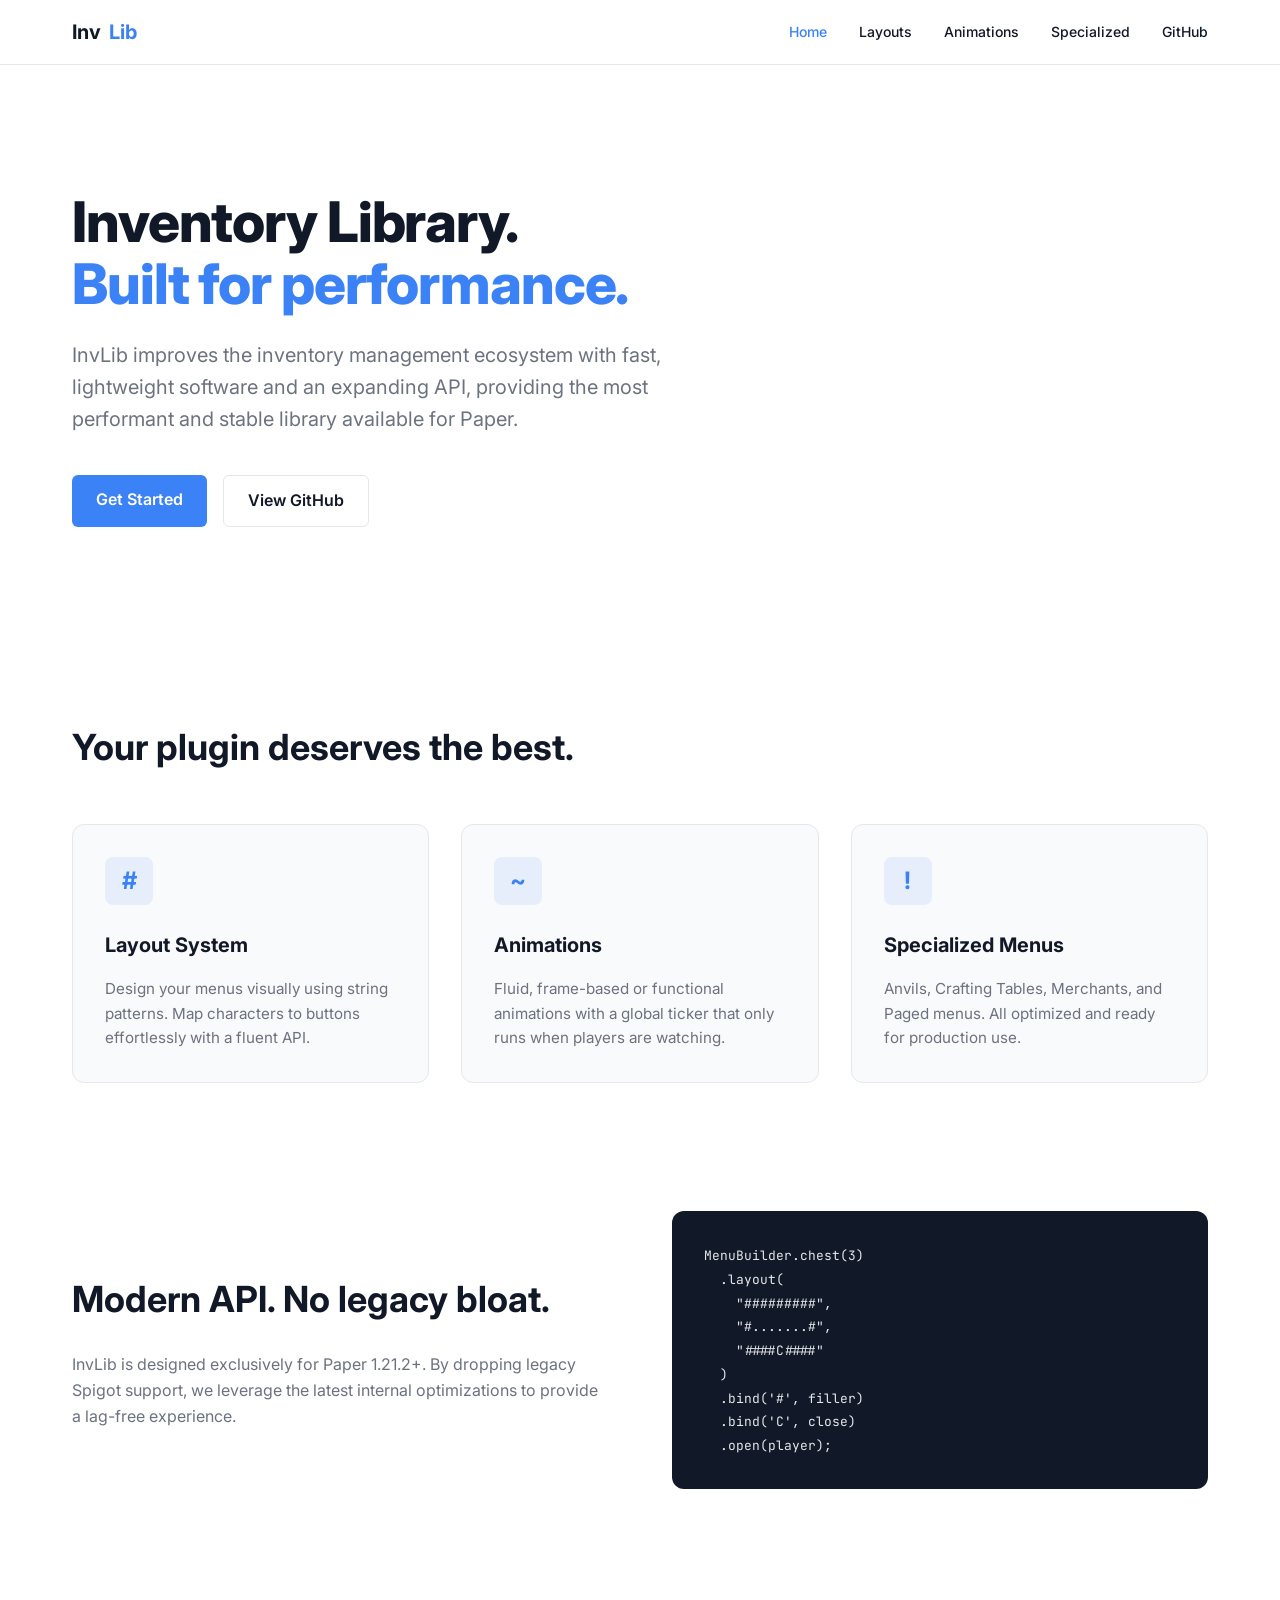
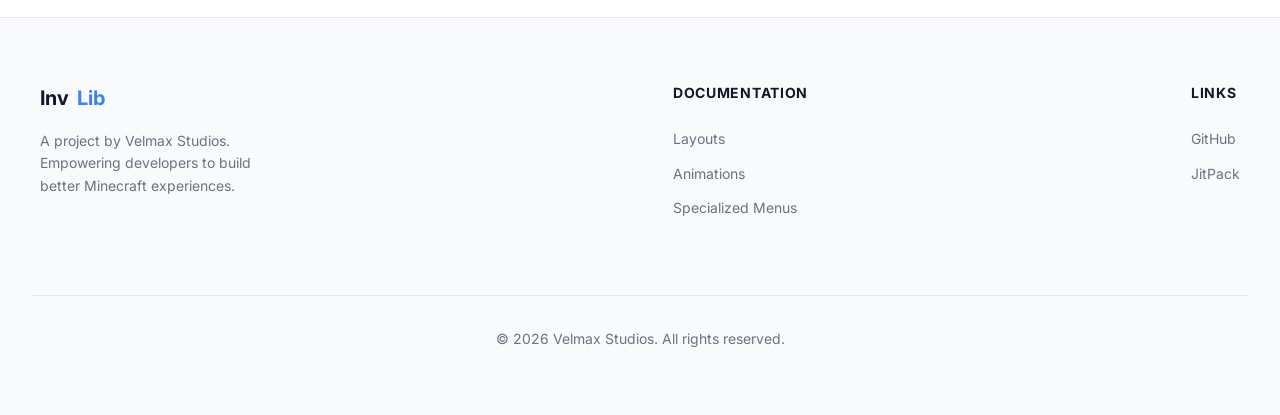
<file: wiki/index.html>
<!DOCTYPE html>
<html lang="en">
<head>
    <meta charset="UTF-8">
    <meta name="viewport" content="width=device-width, initial-scale=1.0">
    <title>InvLib | Inventory Library for Paper</title>
    <meta name="description" content="A lightweight, high-performance inventory management library for Paper 1.21.2+">
    <link href="https://fonts.googleapis.com/css2?family=Inter:wght@400;500;600;700;800&family=JetBrains+Mono&display=swap" rel="stylesheet">
    <link rel="stylesheet" href="style.css">
</head>
<body>
    <nav>
        <div class="nav-container">
            <a href="index.html" class="logo">Inv<span>Lib</span></a>
            <div class="nav-links">
                <a href="index.html" class="active">Home</a>
                <a href="layouts.html">Layouts</a>
                <a href="animations.html">Animations</a>
                <a href="special.html">Specialized</a>
                <a href="https://github.com/Velmax-Studios/InvLib" target="_blank">GitHub</a>
            </div>
        </div>
    </nav>

    <main>
        <header class="hero">
            <h1>Inventory Library. <br><span>Built for performance.</span></h1>
            <p>InvLib improves the inventory management ecosystem with fast, lightweight software and an expanding API, providing the most performant and stable library available for Paper.</p>
            <div style="display: flex; gap: 1rem;">
                <a href="layouts.html" class="btn btn-primary">Get Started</a>
                <a href="https://github.com/Velmax-Studios/InvLib" class="btn btn-outline">View GitHub</a>
            </div>
        </header>

        <section id="features">
            <h2 style="font-size: 2.25rem; margin-bottom: 3rem;">Your plugin deserves the <span>best.</span></h2>
            <div class="grid">
                <a href="layouts.html" class="card">
                    <div class="card-icon">#</div>
                    <h3>Layout System</h3>
                    <p>Design your menus visually using string patterns. Map characters to buttons effortlessly with a fluent API.</p>
                </a>
                <a href="animations.html" class="card">
                    <div class="card-icon">~</div>
                    <h3>Animations</h3>
                    <p>Fluid, frame-based or functional animations with a global ticker that only runs when players are watching.</p>
                </a>
                <a href="special.html" class="card">
                    <div class="card-icon">!</div>
                    <h3>Specialized Menus</h3>
                    <p>Anvils, Crafting Tables, Merchants, and Paged menus. All optimized and ready for production use.</p>
                </a>
            </div>
        </section>

        <section id="why">
            <div class="grid" style="grid-template-columns: 1fr 1fr; align-items: center; gap: 4rem;">
                <div>
                    <h2 style="font-size: 2.25rem;">Modern API. No legacy bloat.</h2>
                    <p style="color: var(--muted); margin-top: 1.5rem;">InvLib is designed exclusively for Paper 1.21.2+. By dropping legacy Spigot support, we leverage the latest internal optimizations to provide a lag-free experience.</p>
                </div>
                <div class="card" style="background: var(--code-bg); color: var(--code-fg); border: none;">
                    <pre style="border: none; margin: 0; padding: 0;"><code>MenuBuilder.chest(3)
  .layout(
    "#########",
    "#.......#",
    "####C####"
  )
  .bind('#', filler)
  .bind('C', close)
  .open(player);</code></pre>
                </div>
            </div>
        </section>
    </main>

    <footer>
        <div class="footer-container">
            <div class="footer-section">
                <div class="logo" style="margin-bottom: 1rem;">Inv<span>Lib</span></div>
                <p style="font-size: 0.875rem; color: var(--muted); max-width: 250px;">A project by Velmax Studios. Empowering developers to build better Minecraft experiences.</p>
            </div>
            <div class="footer-section">
                <h4>Documentation</h4>
                <ul>
                    <li><a href="layouts.html">Layouts</a></li>
                    <li><a href="animations.html">Animations</a></li>
                    <li><a href="special.html">Specialized Menus</a></li>
                </ul>
            </div>
            <div class="footer-section">
                <h4>Links</h4>
                <ul>
                    <li><a href="https://github.com/Velmax-Studios/InvLib">GitHub</a></li>
                    <li><a href="https://jitpack.io/#Velmax-Studios/InvLib">JitPack</a></li>
                </ul>
            </div>
        </div>
        <div class="copyright">
            &copy; 2026 Velmax Studios. All rights reserved.
        </div>
    </footer>
</body>
</html>
</file>
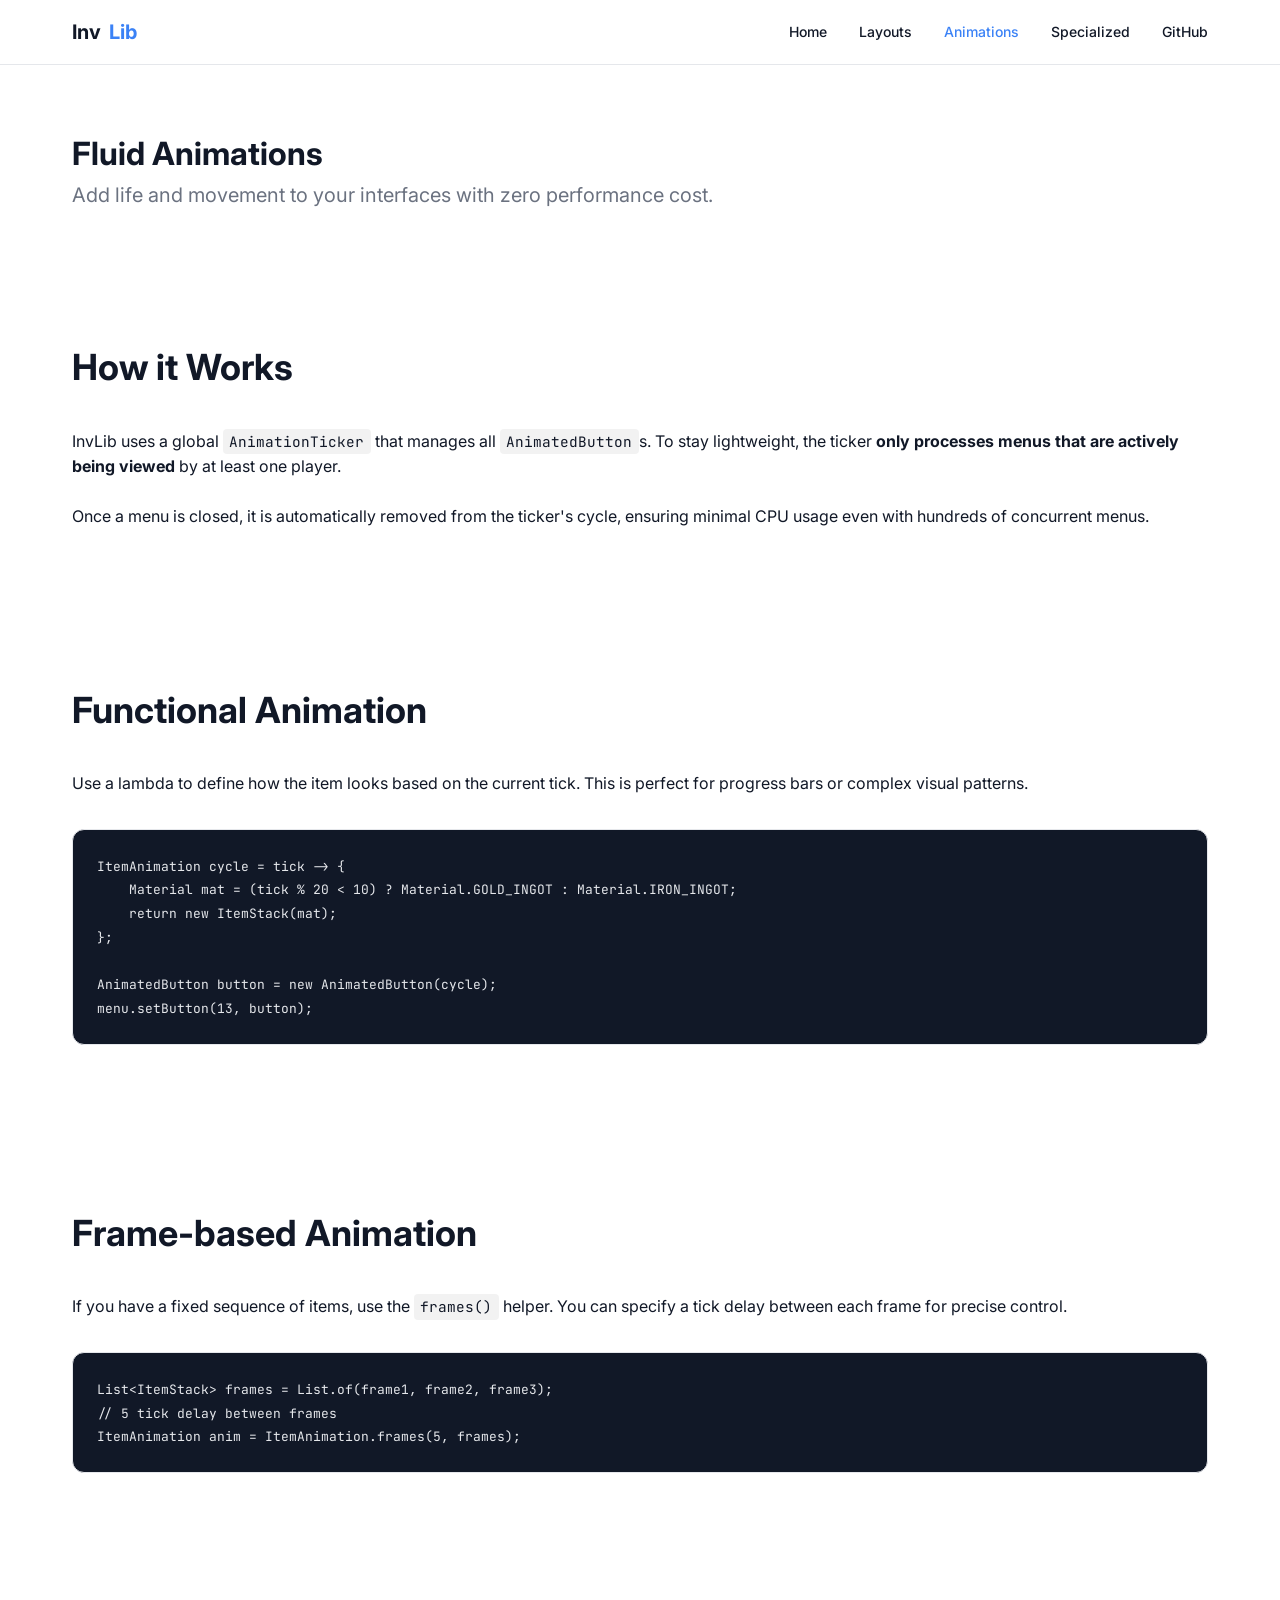
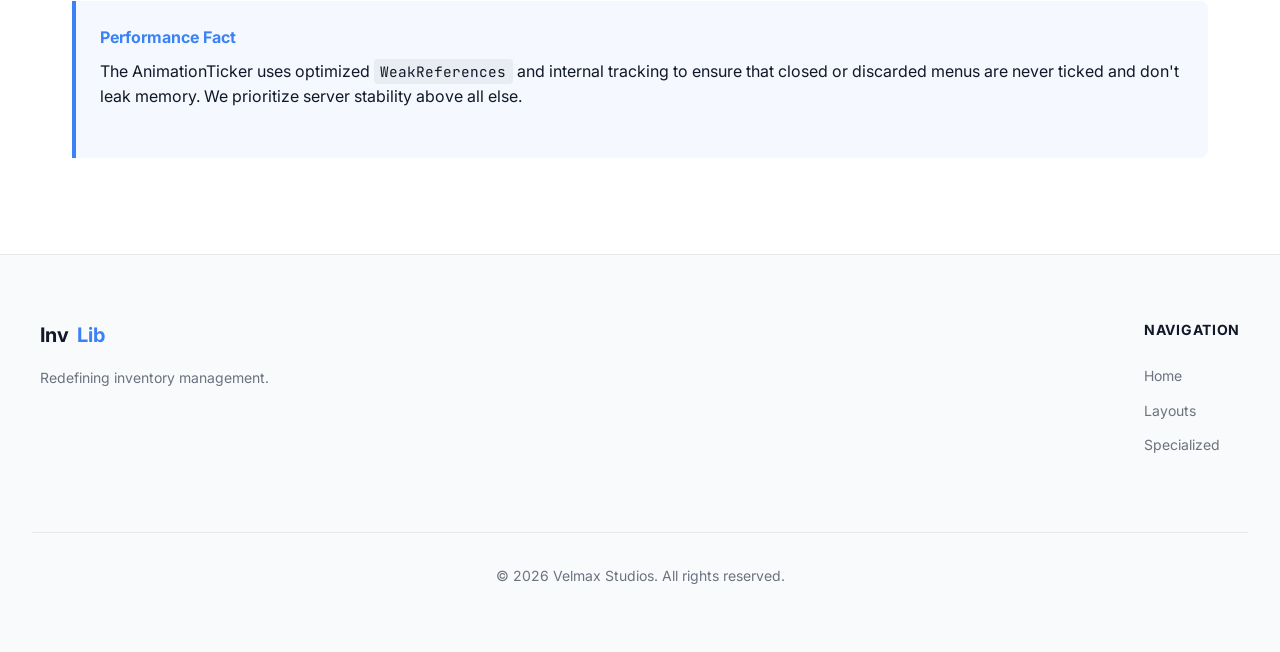
<file: wiki/animations.html>
<!DOCTYPE html>
<html lang="en">
<head>
    <meta charset="UTF-8">
    <meta name="viewport" content="width=device-width, initial-scale=1.0">
    <title>Animations | InvLib Wiki</title>
    <link href="https://fonts.googleapis.com/css2?family=Inter:wght@400;500;600;700;800&family=JetBrains+Mono&display=swap" rel="stylesheet">
    <link rel="stylesheet" href="style.css">
</head>
<body>
    <nav>
        <div class="nav-container">
            <a href="index.html" class="logo">Inv<span>Lib</span></a>
            <div class="nav-links">
                <a href="index.html">Home</a>
                <a href="layouts.html">Layouts</a>
                <a href="animations.html" class="active">Animations</a>
                <a href="special.html">Specialized</a>
                <a href="https://github.com/Velmax-Studios/InvLib" target="_blank">GitHub</a>
            </div>
        </div>
    </nav>

    <main class="prose">
        <header style="margin-bottom: 4rem;">
            <h1>Fluid Animations</h1>
            <p style="font-size: 1.25rem; color: var(--muted);">Add life and movement to your interfaces with zero performance cost.</p>
        </header>

        <section>
            <h2>How it Works</h2>
            <p>InvLib uses a global <code>AnimationTicker</code> that manages all <code>AnimatedButton</code>s. To stay lightweight, the ticker <strong>only processes menus that are actively being viewed</strong> by at least one player.</p>
            <p>Once a menu is closed, it is automatically removed from the ticker's cycle, ensuring minimal CPU usage even with hundreds of concurrent menus.</p>
        </section>

        <section>
            <h2>Functional Animation</h2>
            <p>Use a lambda to define how the item looks based on the current tick. This is perfect for progress bars or complex visual patterns.</p>
            
            <pre><code>ItemAnimation cycle = tick -> {
    Material mat = (tick % 20 < 10) ? Material.GOLD_INGOT : Material.IRON_INGOT;
    return new ItemStack(mat);
};

AnimatedButton button = new AnimatedButton(cycle);
menu.setButton(13, button);</code></pre>
        </section>

        <section>
            <h2>Frame-based Animation</h2>
            <p>If you have a fixed sequence of items, use the <code>frames()</code> helper. You can specify a tick delay between each frame for precise control.</p>
            
            <pre><code>List&lt;ItemStack&gt; frames = List.of(frame1, frame2, frame3);
// 5 tick delay between frames
ItemAnimation anim = ItemAnimation.frames(5, frames);</code></pre>
        </section>

        <div class="callout">
            <h4>Performance Fact</h4>
            <p>The AnimationTicker uses optimized <code>WeakReferences</code> and internal tracking to ensure that closed or discarded menus are never ticked and don't leak memory. We prioritize server stability above all else.</p>
        </div>
    </main>

    <footer>
        <div class="footer-container">
            <div class="footer-section">
                <div class="logo" style="margin-bottom: 1rem;">Inv<span>Lib</span></div>
                <p style="font-size: 0.875rem; color: var(--muted);">Redefining inventory management.</p>
            </div>
            <div class="footer-section">
                <h4>Navigation</h4>
                <ul>
                    <li><a href="index.html">Home</a></li>
                    <li><a href="layouts.html">Layouts</a></li>
                    <li><a href="special.html">Specialized</a></li>
                </ul>
            </div>
        </div>
        <div class="copyright">
            &copy; 2026 Velmax Studios. All rights reserved.
        </div>
    </footer>
</body>
</html>
</file>
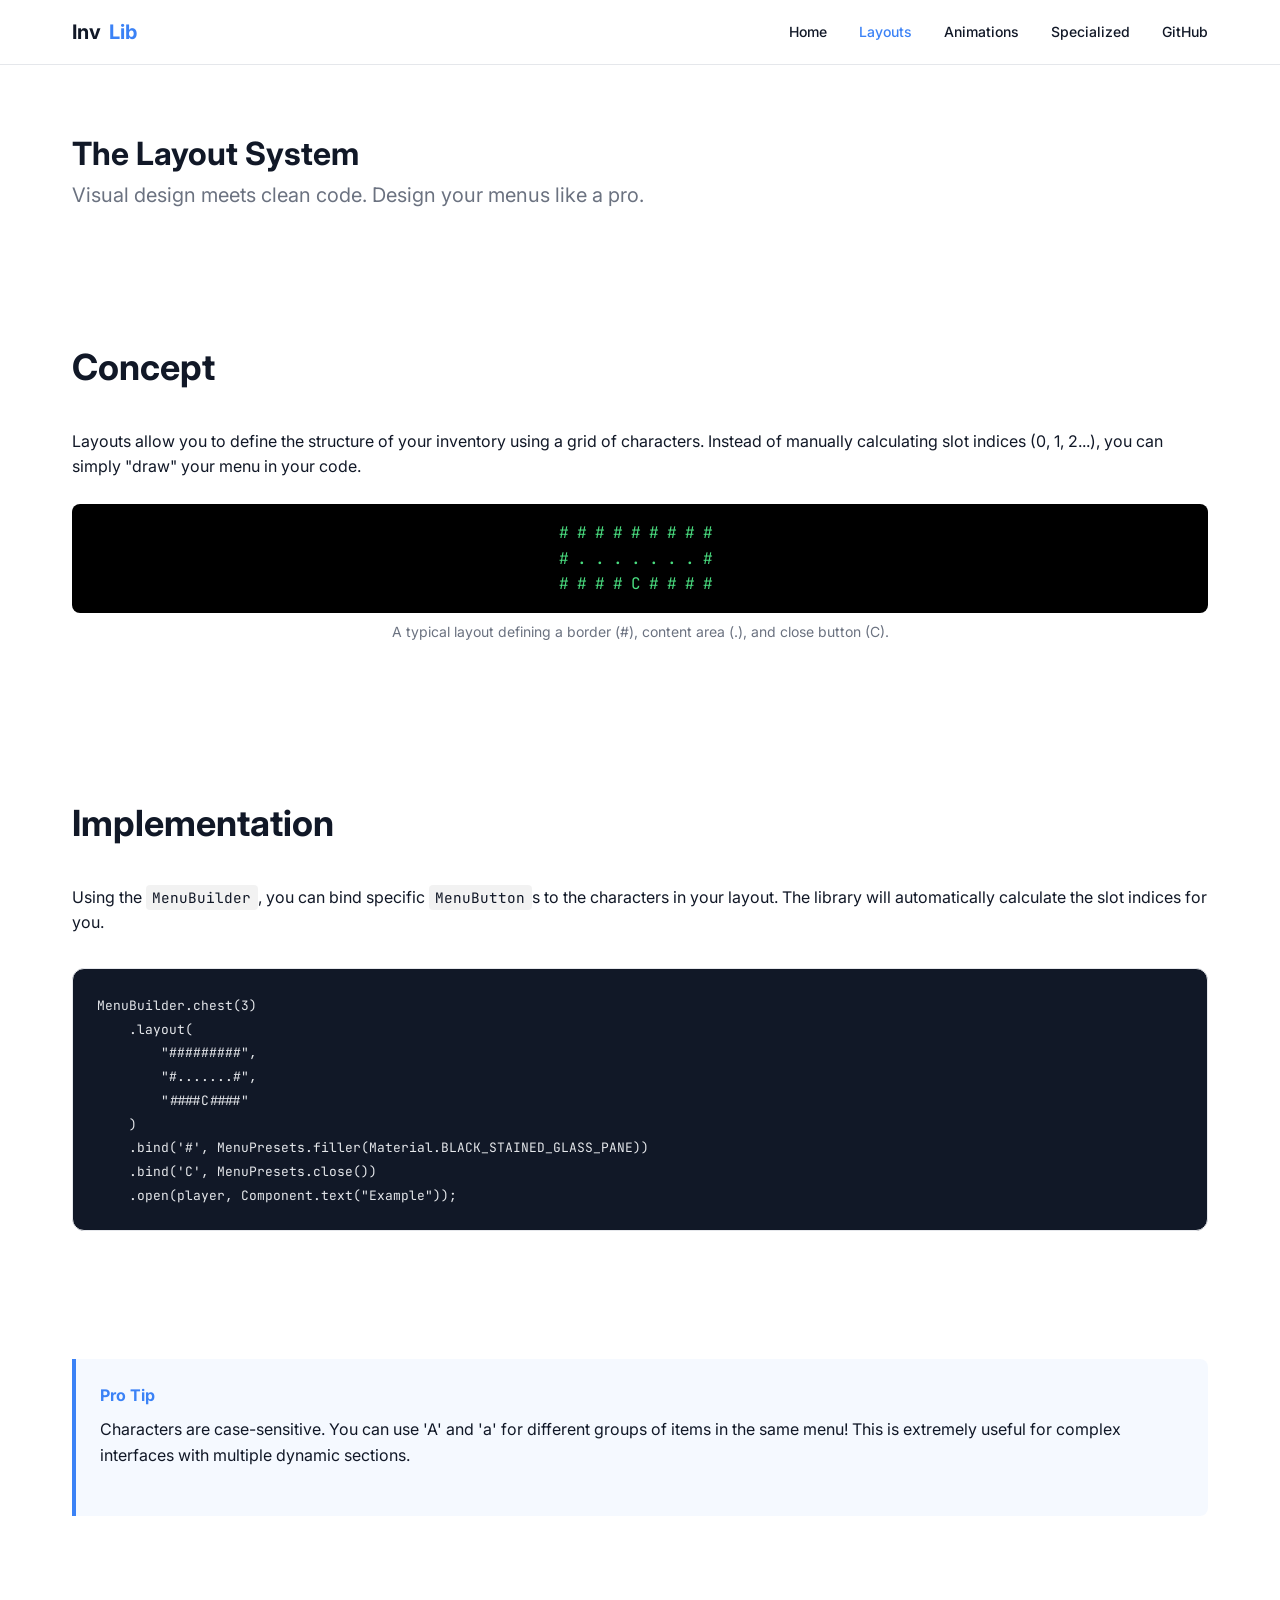
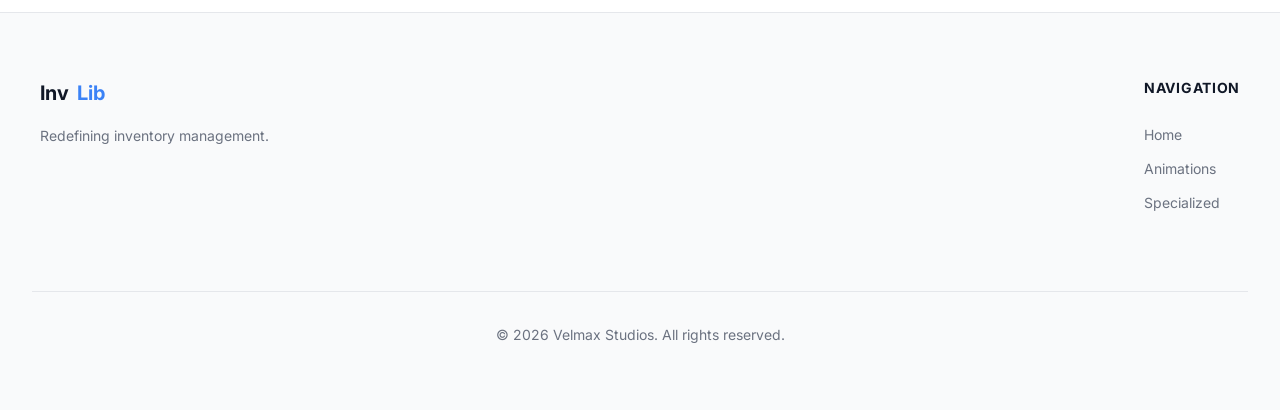
<file: wiki/layouts.html>
<!DOCTYPE html>
<html lang="en">
<head>
    <meta charset="UTF-8">
    <meta name="viewport" content="width=device-width, initial-scale=1.0">
    <title>Layouts | InvLib Wiki</title>
    <link href="https://fonts.googleapis.com/css2?family=Inter:wght@400;500;600;700;800&family=JetBrains+Mono&display=swap" rel="stylesheet">
    <link rel="stylesheet" href="style.css">
</head>
<body>
    <nav>
        <div class="nav-container">
            <a href="index.html" class="logo">Inv<span>Lib</span></a>
            <div class="nav-links">
                <a href="index.html">Home</a>
                <a href="layouts.html" class="active">Layouts</a>
                <a href="animations.html">Animations</a>
                <a href="special.html">Specialized</a>
                <a href="https://github.com/Velmax-Studios/InvLib" target="_blank">GitHub</a>
            </div>
        </div>
    </nav>

    <main class="prose">
        <header style="margin-bottom: 4rem;">
            <h1>The Layout System</h1>
            <p style="font-size: 1.25rem; color: var(--muted);">Visual design meets clean code. Design your menus like a pro.</p>
        </header>

        <section>
            <h2>Concept</h2>
            <p>Layouts allow you to define the structure of your inventory using a grid of characters. Instead of manually calculating slot indices (0, 1, 2...), you can simply "draw" your menu in your code.</p>
            
            <div class="pattern-box">
                #########<br>
                #.......#<br>
                ####C####
            </div>
            <p style="text-align: center; font-size: 0.875rem; color: var(--muted); margin-top: -1rem;">A typical layout defining a border (#), content area (.), and close button (C).</p>
        </section>

        <section>
            <h2>Implementation</h2>
            <p>Using the <code>MenuBuilder</code>, you can bind specific <code>MenuButton</code>s to the characters in your layout. The library will automatically calculate the slot indices for you.</p>
            
            <pre><code>MenuBuilder.chest(3)
    .layout(
        "#########",
        "#.......#",
        "####C####"
    )
    .bind('#', MenuPresets.filler(Material.BLACK_STAINED_GLASS_PANE))
    .bind('C', MenuPresets.close())
    .open(player, Component.text("Example"));</code></pre>
        </section>

        <div class="callout">
            <h4>Pro Tip</h4>
            <p>Characters are case-sensitive. You can use 'A' and 'a' for different groups of items in the same menu! This is extremely useful for complex interfaces with multiple dynamic sections.</p>
        </div>
    </main>

    <footer>
        <div class="footer-container">
            <div class="footer-section">
                <div class="logo" style="margin-bottom: 1rem;">Inv<span>Lib</span></div>
                <p style="font-size: 0.875rem; color: var(--muted);">Redefining inventory management.</p>
            </div>
            <div class="footer-section">
                <h4>Navigation</h4>
                <ul>
                    <li><a href="index.html">Home</a></li>
                    <li><a href="animations.html">Animations</a></li>
                    <li><a href="special.html">Specialized</a></li>
                </ul>
            </div>
        </div>
        <div class="copyright">
            &copy; 2026 Velmax Studios. All rights reserved.
        </div>
    </footer>
</body>
</html>
</file>
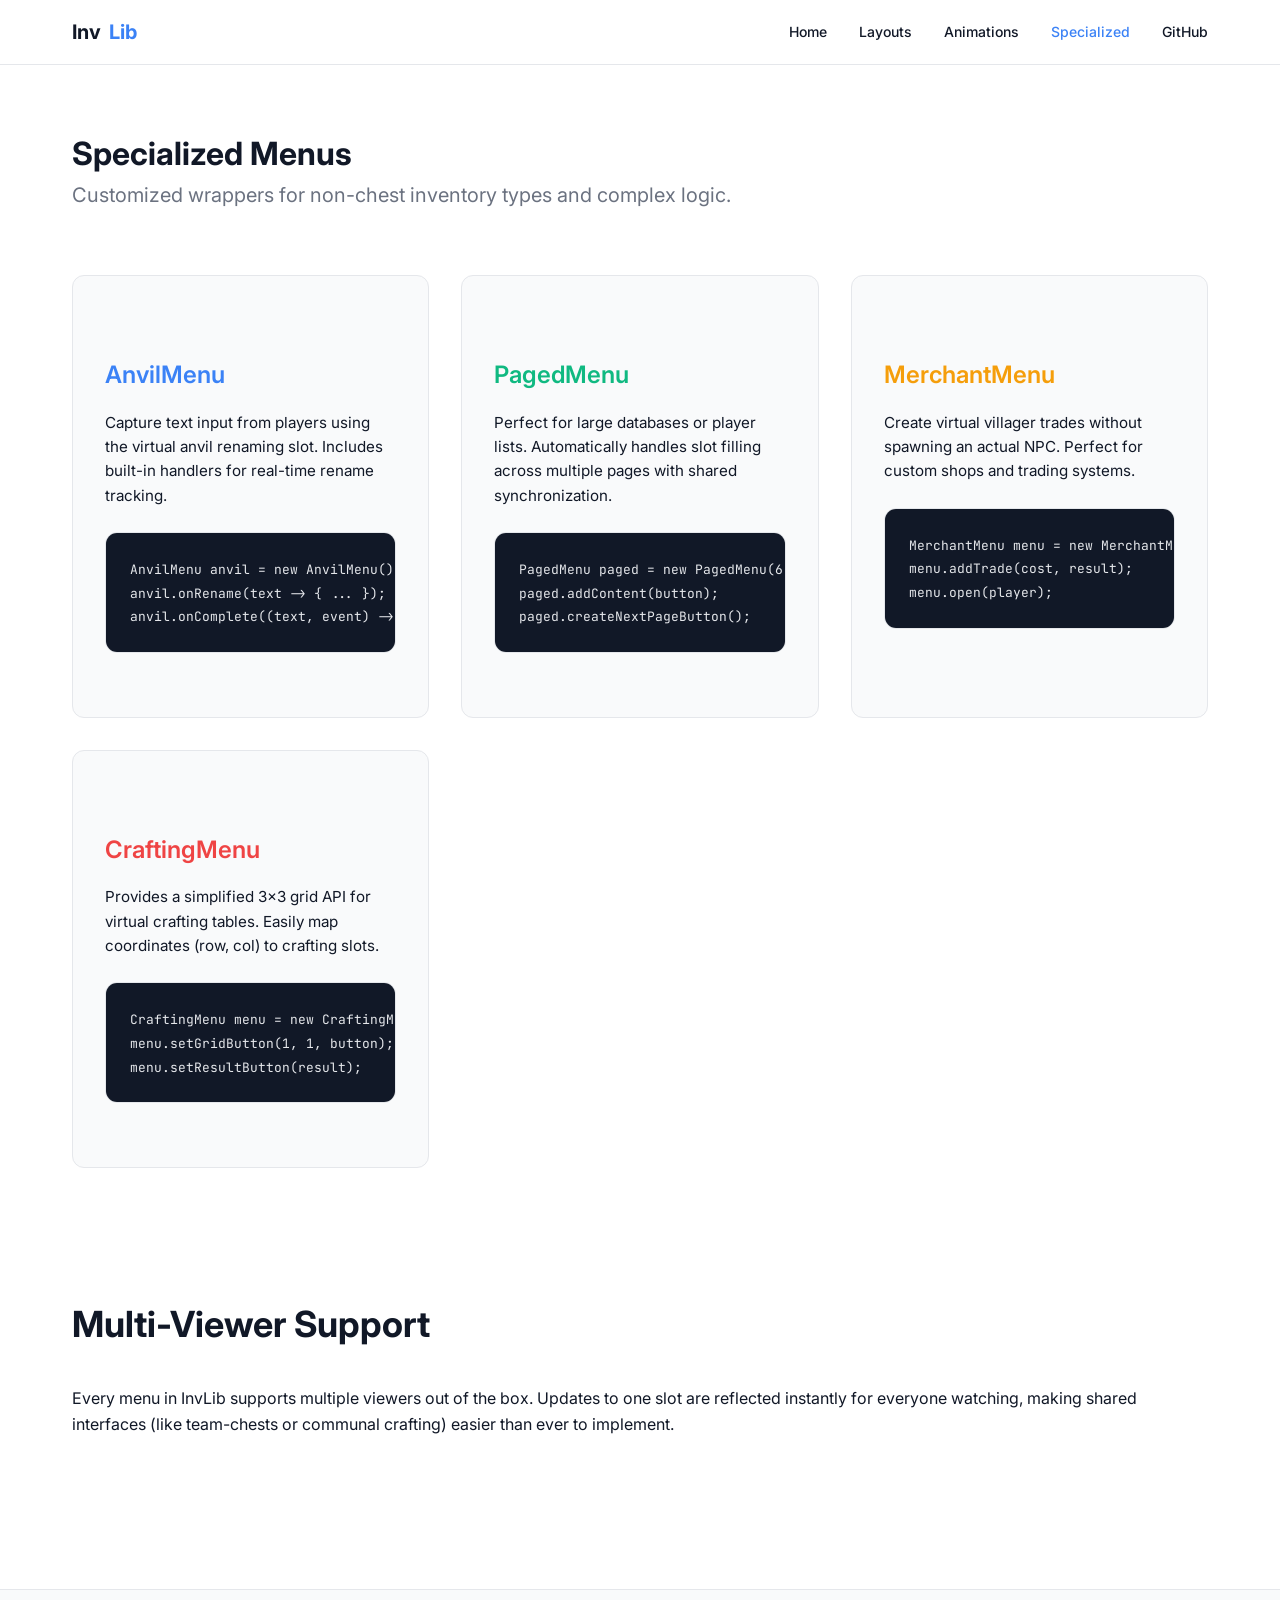
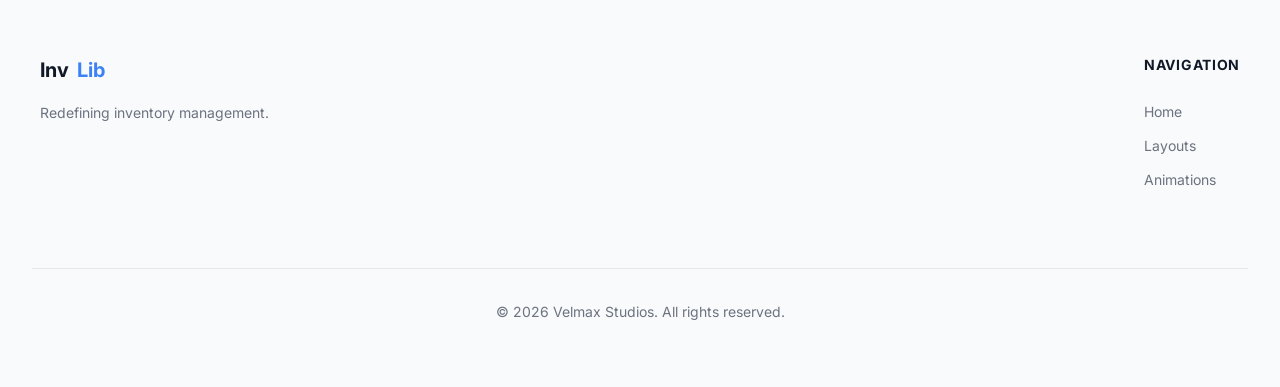
<file: wiki/special.html>
<!DOCTYPE html>
<html lang="en">
<head>
    <meta charset="UTF-8">
    <meta name="viewport" content="width=device-width, initial-scale=1.0">
    <title>Specialized Menus | InvLib Wiki</title>
    <link href="https://fonts.googleapis.com/css2?family=Inter:wght@400;500;600;700;800&family=JetBrains+Mono&display=swap" rel="stylesheet">
    <link rel="stylesheet" href="style.css">
</head>
<body>
    <nav>
        <div class="nav-container">
            <a href="index.html" class="logo">Inv<span>Lib</span></a>
            <div class="nav-links">
                <a href="index.html">Home</a>
                <a href="layouts.html">Layouts</a>
                <a href="animations.html">Animations</a>
                <a href="special.html" class="active">Specialized</a>
                <a href="https://github.com/Velmax-Studios/InvLib" target="_blank">GitHub</a>
            </div>
        </div>
    </nav>

    <main class="prose">
        <header style="margin-bottom: 4rem;">
            <h1>Specialized Menus</h1>
            <p style="font-size: 1.25rem; color: var(--muted);">Customized wrappers for non-chest inventory types and complex logic.</p>
        </header>

        <div class="grid">
            <div class="card">
                <h3 style="color: var(--accent);">AnvilMenu</h3>
                <p>Capture text input from players using the virtual anvil renaming slot. Includes built-in handlers for real-time rename tracking.</p>
                <pre style="margin-top: 1rem;"><code>AnvilMenu anvil = new AnvilMenu();
anvil.onRename(text -> { ... });
anvil.onComplete((text, event) -> { ... });</code></pre>
            </div>

            <div class="card">
                <h3 style="color: #10b981;">PagedMenu</h3>
                <p>Perfect for large databases or player lists. Automatically handles slot filling across multiple pages with shared synchronization.</p>
                <pre style="margin-top: 1rem;"><code>PagedMenu paged = new PagedMenu(6, contentSlots);
paged.addContent(button);
paged.createNextPageButton();</code></pre>
            </div>

            <div class="card">
                <h3 style="color: #f59e0b;">MerchantMenu</h3>
                <p>Create virtual villager trades without spawning an actual NPC. Perfect for custom shops and trading systems.</p>
                <pre style="margin-top: 1rem;"><code>MerchantMenu menu = new MerchantMenu("Shop");
menu.addTrade(cost, result);
menu.open(player);</code></pre>
            </div>

            <div class="card">
                <h3 style="color: #ef4444;">CraftingMenu</h3>
                <p>Provides a simplified 3x3 grid API for virtual crafting tables. Easily map coordinates (row, col) to crafting slots.</p>
                <pre style="margin-top: 1rem;"><code>CraftingMenu menu = new CraftingMenu();
menu.setGridButton(1, 1, button);
menu.setResultButton(result);</code></pre>
            </div>
        </div>

        <section style="margin-top: 4rem;">
            <h2>Multi-Viewer Support</h2>
            <p>Every menu in InvLib supports multiple viewers out of the box. Updates to one slot are reflected instantly for everyone watching, making shared interfaces (like team-chests or communal crafting) easier than ever to implement.</p>
        </section>
    </main>

    <footer>
        <div class="footer-container">
            <div class="footer-section">
                <div class="logo" style="margin-bottom: 1rem;">Inv<span>Lib</span></div>
                <p style="font-size: 0.875rem; color: var(--muted);">Redefining inventory management.</p>
            </div>
            <div class="footer-section">
                <h4>Navigation</h4>
                <ul>
                    <li><a href="index.html">Home</a></li>
                    <li><a href="layouts.html">Layouts</a></li>
                    <li><a href="animations.html">Animations</a></li>
                </ul>
            </div>
        </div>
        <div class="copyright">
            &copy; 2026 Velmax Studios. All rights reserved.
        </div>
    </footer>
</body>
</html>
</file>
<file: wiki/style.css>
:root {
    --bg: #ffffff;
    --fg: #111827;
    --accent: #3b82f6;
    --accent-hover: #2563eb;
    --muted: #6b7280;
    --border: #e5e7eb;
    --card-bg: #f9fafb;
    --code-bg: #111827;
    --code-fg: #e5e7eb;
    --nav-bg: rgba(255, 255, 255, 0.8);
    --font-sans: 'Inter', -apple-system, BlinkMacSystemFont, "Segoe UI", Roboto, sans-serif;
    --font-mono: 'JetBrains Mono', 'Fira Code', monospace;
}

@media (prefers-color-scheme: dark) {
    :root {
        --bg: #0d1117;
        --fg: #f9fafb;
        --muted: #9ca3af;
        --border: #30363d;
        --card-bg: #161b22;
        --nav-bg: rgba(13, 17, 23, 0.8);
    }
}

* {
    box-sizing: border-box;
    margin: 0;
    padding: 0;
}

html {
    scroll-smooth: always;
}

body {
    font-family: var(--font-sans);
    background-color: var(--bg);
    color: var(--fg);
    line-height: 1.6;
    -webkit-font-smoothing: antialiased;
}

a {
    color: inherit;
    text-decoration: none;
    transition: color 0.2s;
}

/* Navigation */
nav {
    position: fixed;
    top: 0;
    left: 0;
    right: 0;
    z-index: 100;
    background: var(--nav-bg);
    backdrop-filter: blur(12px);
    border-bottom: 1px solid var(--border);
}

.nav-container {
    max-width: 1200px;
    margin: 0 auto;
    padding: 1rem 2rem;
    display: flex;
    justify-content: space-between;
    align-items: center;
}

.logo {
    font-size: 1.25rem;
    font-weight: 700;
    display: flex;
    align-items: center;
    gap: 0.5rem;
}

.logo span {
    color: var(--accent);
}

.nav-links {
    display: flex;
    gap: 2rem;
    font-size: 0.875rem;
    font-weight: 500;
}

.nav-links a:hover {
    color: var(--accent);
}

.nav-links a.active {
    color: var(--accent);
}

/* Layout */
main {
    max-width: 1200px;
    margin: 0 auto;
    padding: 8rem 2rem 4rem;
}

section {
    padding: 4rem 0;
}

/* Hero */
.hero {
    padding: 4rem 0 8rem;
}

.hero h1 {
    font-size: 3.5rem;
    font-weight: 800;
    line-height: 1.1;
    margin-bottom: 1.5rem;
    letter-spacing: -0.02em;
}

.hero h1 span {
    color: var(--accent);
}

.hero p {
    font-size: 1.25rem;
    color: var(--muted);
    max-width: 600px;
    margin-bottom: 2.5rem;
}

.btn {
    display: inline-block;
    padding: 0.75rem 1.5rem;
    border-radius: 6px;
    font-weight: 600;
    transition: all 0.2s;
    cursor: pointer;
}

.btn-primary {
    background: var(--accent);
    color: white;
}

.btn-primary:hover {
    background: var(--accent-hover);
    transform: translateY(-1px);
}

.btn-outline {
    border: 1px solid var(--border);
    color: var(--fg);
}

.btn-outline:hover {
    background: var(--card-bg);
}

/* Cards */
.grid {
    display: grid;
    grid-template-columns: repeat(auto-fit, minmax(300px, 1fr));
    gap: 2rem;
}

.card {
    background: var(--card-bg);
    border: 1px solid var(--border);
    padding: 2rem;
    border-radius: 12px;
    transition: border-color 0.2s, transform 0.2s;
}

.card:hover {
    border-color: var(--accent);
}

.card h3 {
    margin-bottom: 1rem;
    font-size: 1.25rem;
}

.card p {
    color: var(--muted);
    font-size: 0.95rem;
}

.card-icon {
    width: 48px;
    height: 48px;
    background: rgba(59, 130, 246, 0.1);
    color: var(--accent);
    border-radius: 8px;
    display: flex;
    align-items: center;
    justify-content: center;
    margin-bottom: 1.5rem;
    font-size: 1.5rem;
    font-weight: bold;
}

/* Content */
.prose h2 {
    font-size: 2.25rem;
    font-weight: 700;
    margin-bottom: 2rem;
}

.prose h3 {
    font-size: 1.5rem;
    font-weight: 600;
    margin: 3rem 0 1rem;
}

.prose p {
    margin-bottom: 1.5rem;
    color: var(--fg);
}

/* Code */
pre {
    background: var(--code-bg);
    color: var(--code-fg);
    padding: 1.5rem;
    border-radius: 12px;
    overflow-x: auto;
    font-family: var(--font-mono);
    font-size: 0.9rem;
    margin: 2rem 0;
    border: 1px solid var(--border);
}

code {
    font-family: var(--font-mono);
    background: rgba(0,0,0,0.05);
    padding: 0.2rem 0.4rem;
    border-radius: 4px;
    font-size: 0.9em;
}

pre code {
    background: transparent;
    padding: 0;
}

.pattern-box {
    background: #000;
    color: #4ade80;
    padding: 1rem;
    border-radius: 8px;
    font-family: var(--font-mono);
    letter-spacing: 0.5rem;
    text-align: center;
    margin: 1.5rem 0;
}

/* Callout */
.callout {
    border-left: 4px solid var(--accent);
    background: rgba(59, 130, 246, 0.05);
    padding: 1.5rem;
    border-radius: 0 8px 8px 0;
    margin: 2rem 0;
}

.callout h4 {
    color: var(--accent);
    margin-bottom: 0.5rem;
}

/* Footer */
footer {
    border-top: 1px solid var(--border);
    padding: 4rem 2rem;
    background: var(--card-bg);
}

.footer-container {
    max-width: 1200px;
    margin: 0 auto;
    display: flex;
    justify-content: space-between;
    align-items: flex-start;
    flex-wrap: wrap;
    gap: 2rem;
}

.footer-section h4 {
    margin-bottom: 1.5rem;
    font-size: 0.875rem;
    text-transform: uppercase;
    letter-spacing: 0.05em;
    color: var(--fg);
}

.footer-section ul {
    list-style: none;
}

.footer-section ul li {
    margin-bottom: 0.75rem;
    font-size: 0.875rem;
    color: var(--muted);
}

.footer-section ul li a:hover {
    color: var(--accent);
}

.copyright {
    margin-top: 4rem;
    padding-top: 2rem;
    border-top: 1px solid var(--border);
    text-align: center;
    font-size: 0.875rem;
    color: var(--muted);
}

@media (max-width: 768px) {
    .hero h1 {
        font-size: 2.5rem;
    }
    .nav-links {
        display: none;
    }
}
</file>
